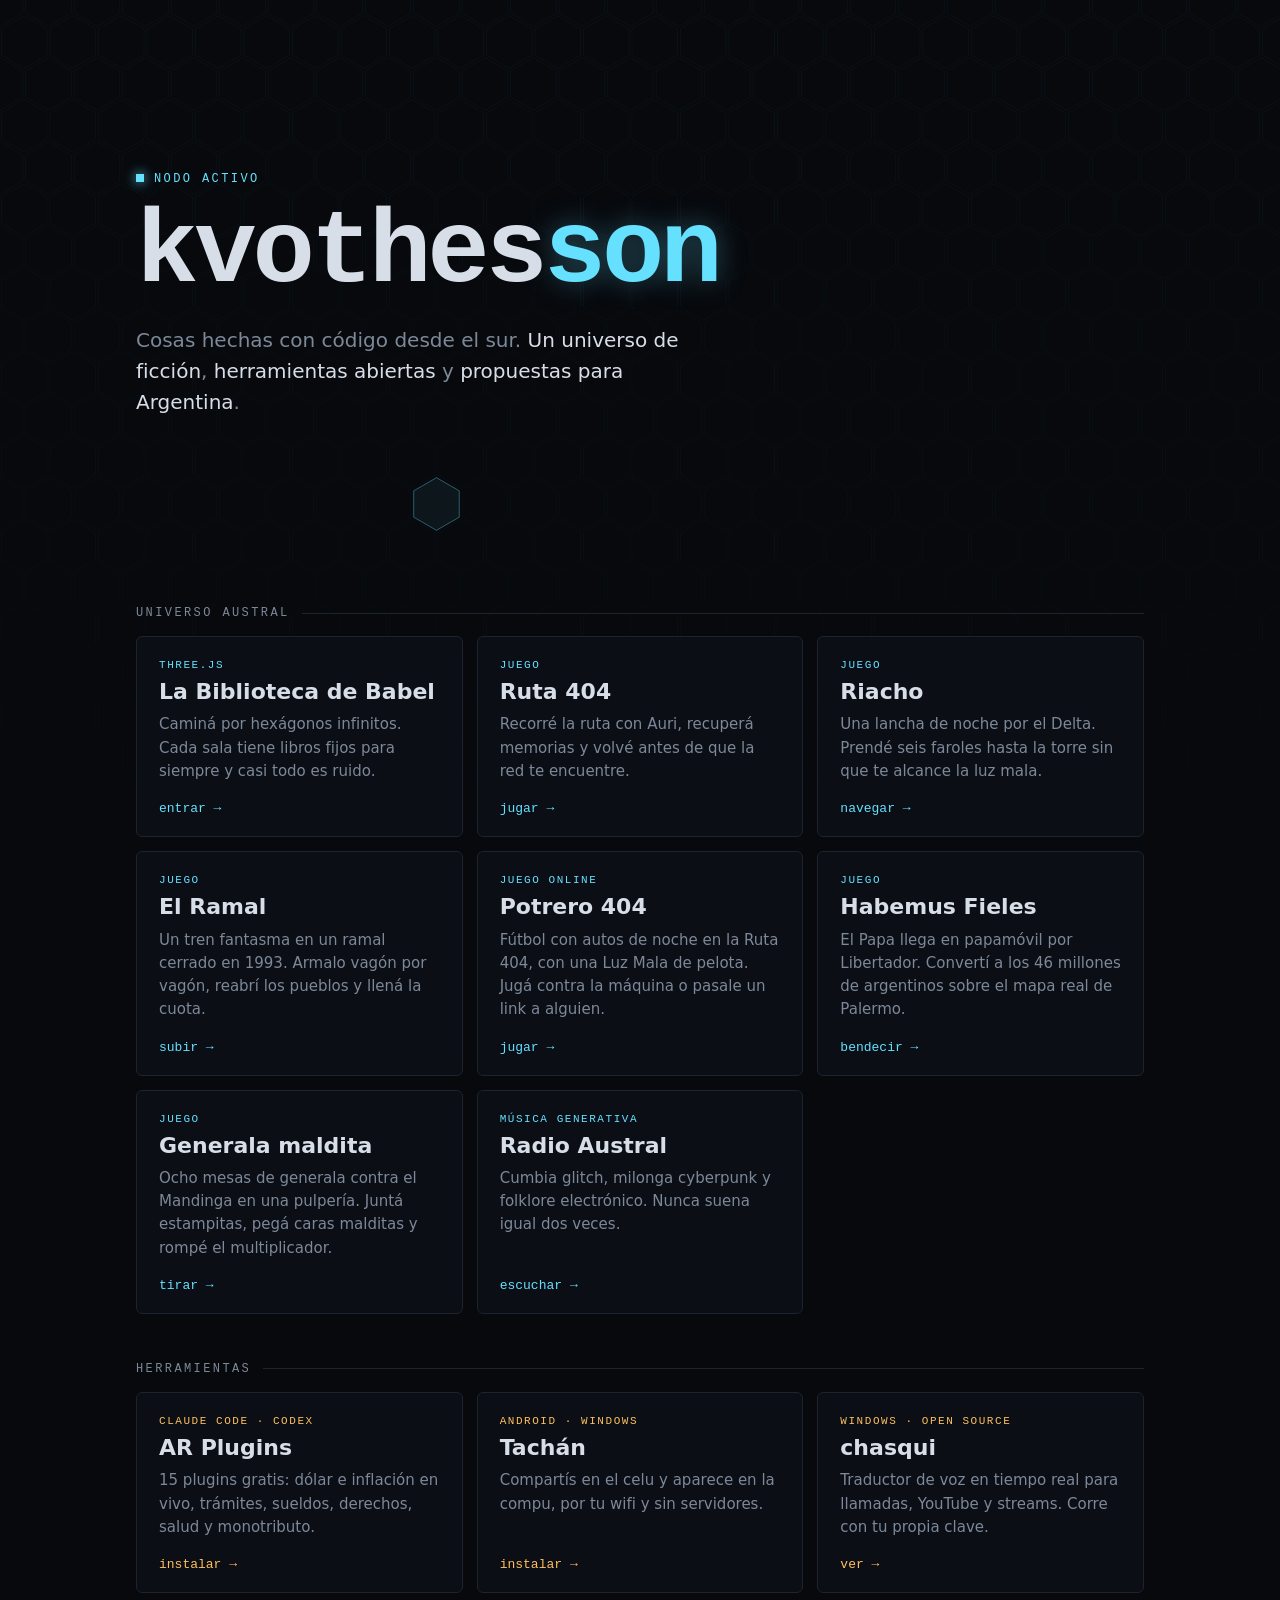
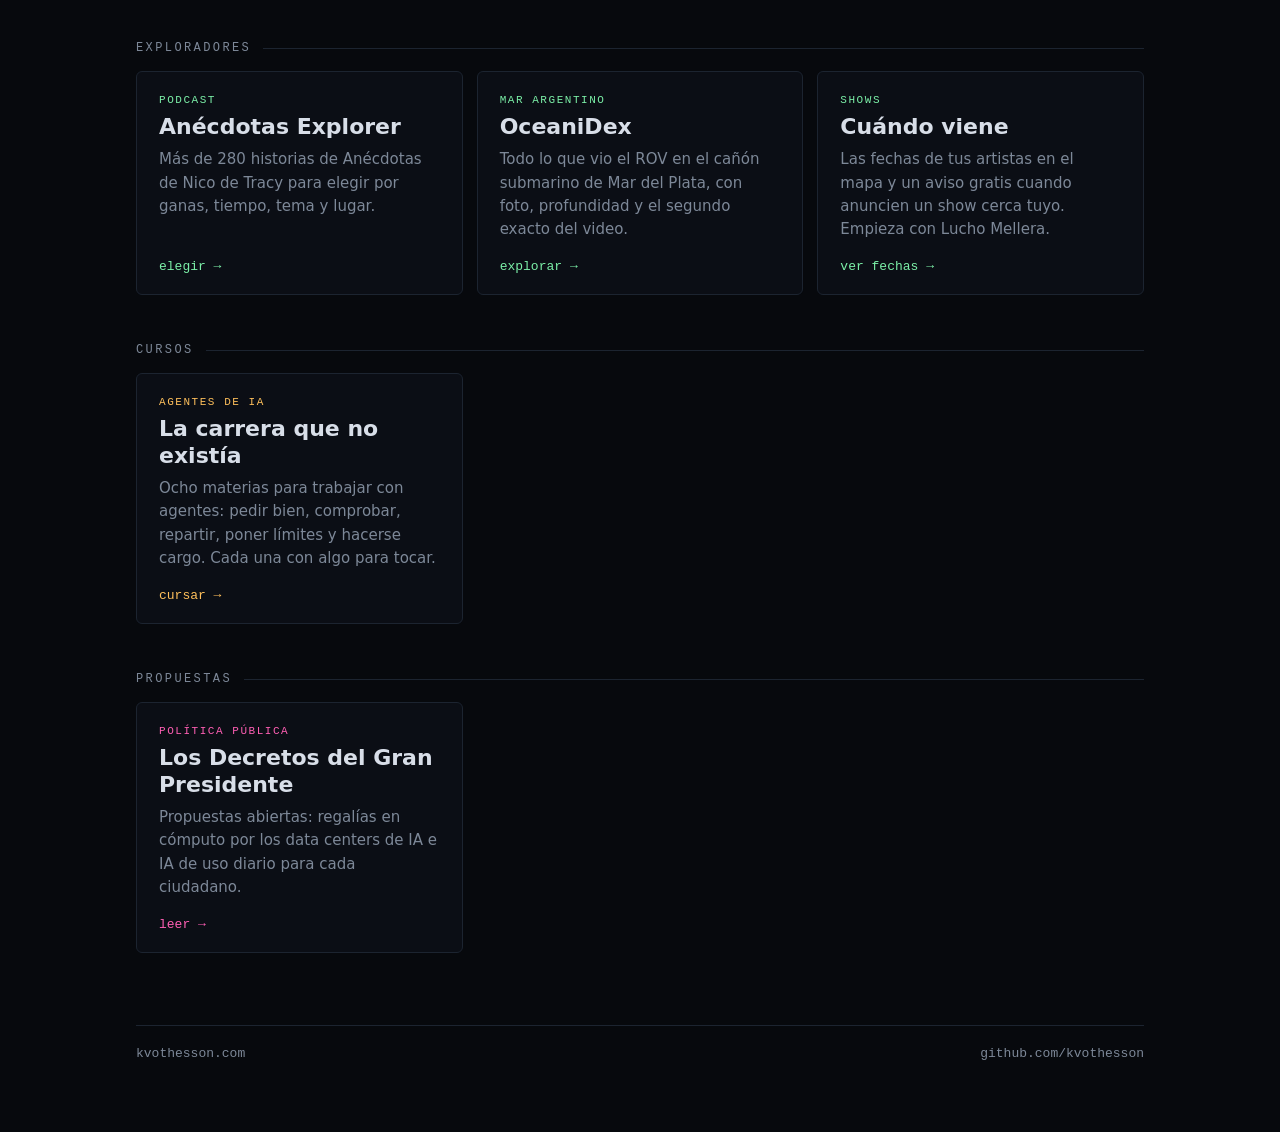
<file: index.html>
<!doctype html>
<html lang="es">
<head>
<meta charset="utf-8">
<meta name="viewport" content="width=device-width, initial-scale=1">
<title>Kvothesson · juegos, herramientas y proyectos hechos con código en Argentina</title>
<meta name="description" content="Proyectos de Kvothesson: el Universo Austral, herramientas abiertas y propuestas para Argentina. Todo hecho con código.">
<link rel="canonical" href="https://kvothesson.com/">
<meta name="msvalidate.01" content="F172E21EC042CC3146C3458890D4401B" />
<meta property="og:type" content="website">
<meta property="og:title" content="Kvothesson">
<meta property="og:description" content="El Universo Austral, herramientas abiertas y propuestas para Argentina. Todo hecho con código.">
<meta property="og:url" content="https://kvothesson.com/">
<meta property="og:locale" content="es_AR">
<meta property="og:site_name" content="Kvothesson">
<meta name="twitter:card" content="summary">
<link rel="alternate" type="text/plain" title="Resumen para modelos de lenguaje" href="/llms.txt">
<script type="application/ld+json">
{
 "@context": "https://schema.org",
 "@graph": [
  {
   "@type": "Organization",
   "@id": "https://kvothesson.com/#org",
   "name": "Kvothesson",
   "url": "https://kvothesson.com/",
   "sameAs": [
    "https://github.com/kvothesson"
   ]
  },
  {
   "@type": "WebSite",
   "@id": "https://kvothesson.com/#web",
   "name": "Kvothesson",
   "url": "https://kvothesson.com/",
   "inLanguage": "es",
   "publisher": {
    "@id": "https://kvothesson.com/#org"
   },
   "description": "Proyectos gratis hechos con código desde Argentina: juegos del Universo Austral, herramientas abiertas, exploradores, un curso para trabajar con agentes de IA y propuestas de política pública."
  },
  {
   "@type": "ItemList",
   "name": "Proyectos de Kvothesson",
   "itemListElement": [
    {
     "@type": "ListItem",
     "position": 1,
     "name": "La Biblioteca de Babel",
     "url": "https://kvothesson.com/babel/",
     "description": "Caminá por hexágonos infinitos. Cada sala tiene libros fijos para siempre y casi todo es ruido."
    },
    {
     "@type": "ListItem",
     "position": 2,
     "name": "Ruta 404",
     "url": "https://kvothesson.com/ruta-404/",
     "description": "Recorré la ruta con Auri, recuperá memorias y volvé antes de que la red te encuentre."
    },
    {
     "@type": "ListItem",
     "position": 3,
     "name": "Riacho",
     "url": "https://kvothesson.com/riacho/",
     "description": "Una lancha de noche por el Delta. Prendé seis faroles hasta la torre sin que te alcance la luz mala."
    },
    {
     "@type": "ListItem",
     "position": 4,
     "name": "El Ramal",
     "url": "https://kvothesson.com/el-ramal/",
     "description": "Un tren fantasma en un ramal cerrado en 1993. Armalo vagón por vagón, reabrí los pueblos y llená la cuota."
    },
    {
     "@type": "ListItem",
     "position": 5,
     "name": "Potrero 404",
     "url": "https://kvothesson.com/potrero-404/",
     "description": "Fútbol con autos de noche en la Ruta 404, con una Luz Mala de pelota. Jugá contra la máquina o pasale un link a alguien."
    },
    {
     "@type": "ListItem",
     "position": 6,
     "name": "Habemus Fieles",
     "url": "https://kvothesson.com/habemus/",
     "description": "El Papa llega en papamóvil por Libertador. Convertí a los 46 millones de argentinos sobre el mapa real de Palermo."
    },
    {
     "@type": "ListItem",
     "position": 7,
     "name": "Generala maldita",
     "url": "https://kvothesson.com/generala-maldita/",
     "description": "Ocho mesas de generala contra el Mandinga en una pulpería. Juntá estampitas, pegá caras malditas y rompé el multiplicador."
    },
    {
     "@type": "ListItem",
     "position": 8,
     "name": "Radio Austral",
     "url": "https://kvothesson.com/radio/",
     "description": "Cumbia glitch, milonga cyberpunk y folklore electrónico. Nunca suena igual dos veces."
    },
    {
     "@type": "ListItem",
     "position": 9,
     "name": "AR Plugins",
     "url": "https://kvothesson.com/ar-plugins/",
     "description": "15 plugins gratis: dólar e inflación en vivo, trámites, sueldos, derechos, salud y monotributo."
    },
    {
     "@type": "ListItem",
     "position": 10,
     "name": "Tachán",
     "url": "https://kvothesson.com/tachan/",
     "description": "Compartís en el celu y aparece en la compu, por tu wifi y sin servidores."
    },
    {
     "@type": "ListItem",
     "position": 11,
     "name": "chasqui",
     "url": "https://kvothesson.com/chasqui/es/",
     "description": "Traductor de voz en tiempo real para llamadas, YouTube y streams. Corre con tu propia clave."
    },
    {
     "@type": "ListItem",
     "position": 12,
     "name": "Anécdotas Explorer",
     "url": "https://kvothesson.com/anecdotas/",
     "description": "Más de 280 historias de Anécdotas de Nico de Tracy para elegir por ganas, tiempo, tema y lugar."
    },
    {
     "@type": "ListItem",
     "position": 13,
     "name": "OceaniDex",
     "url": "https://kvothesson.com/OceaniDex/",
     "description": "Todo lo que vio el ROV en el cañón submarino de Mar del Plata, con foto, profundidad y el segundo exacto del video."
    },
    {
     "@type": "ListItem",
     "position": 14,
     "name": "Cuándo viene",
     "url": "https://kvothesson.com/cuando-viene/",
     "description": "Las fechas de tus artistas en el mapa y un aviso gratis cuando anuncien un show cerca tuyo. Empieza con Lucho Mellera."
    },
    {
     "@type": "ListItem",
     "position": 15,
     "name": "La carrera que no existía",
     "url": "https://kvothesson.com/carrera/",
     "description": "Ocho materias para trabajar con agentes: pedir bien, comprobar, repartir, poner límites y hacerse cargo. Cada una con algo para tocar."
    },
    {
     "@type": "ListItem",
     "position": 16,
     "name": "Los Decretos del Gran Presidente",
     "url": "https://kvothesson.com/el-gran-presidente/",
     "description": "Propuestas abiertas: regalías en cómputo por los data centers de IA e IA de uso diario para cada ciudadano."
    }
   ]
  }
 ]
}
</script>
<meta name="theme-color" content="#07090d">
<link rel="icon" href="data:image/svg+xml,%3Csvg xmlns='http://www.w3.org/2000/svg' viewBox='0 0 32 32'%3E%3Cpolygon points='16,2 28,9 28,23 16,30 4,23 4,9' fill='none' stroke='%2366e0ff' stroke-width='3'/%3E%3C/svg%3E">
<style>
:root{
  --bg:#07090d; --panel:#0d1118; --line:#1c2430; --text:#d8dee8; --dim:#7d8898;
  --cyan:#66e0ff; --magenta:#ff5fb4; --amber:#ffc05c; --green:#7cf0a8;
  --mono:ui-monospace,"Cascadia Code",Consolas,monospace;
  --sans:system-ui,-apple-system,"Segoe UI",Roboto,sans-serif;
}
*{box-sizing:border-box}
html{background:var(--bg)}
body{margin:0;background:var(--bg);color:var(--text);font:16px/1.55 var(--sans);-webkit-font-smoothing:antialiased}
canvas#hex{position:fixed;inset:0;width:100%;height:100%;z-index:0;pointer-events:none}
main{position:relative;z-index:1;max-width:1040px;margin:0 auto;padding:0 16px 64px}
a{color:inherit}

header{min-height:62vh;display:flex;flex-direction:column;justify-content:center;padding:72px 0 40px}
.sig{font:12px var(--mono);letter-spacing:.2em;color:var(--cyan);text-transform:uppercase;margin:0 0 18px}
.sig::before{content:"";display:inline-block;width:8px;height:8px;background:var(--cyan);margin-right:10px;box-shadow:0 0 12px var(--cyan);animation:blink 2.4s steps(1) infinite}
@keyframes blink{50%{opacity:.15}}
h1{font:700 clamp(44px,9vw,104px)/.95 var(--mono);letter-spacing:-.04em;margin:0}
h1 span{color:var(--cyan);text-shadow:0 0 28px rgba(102,224,255,.35)}
.lead{max-width:560px;font-size:clamp(17px,2.2vw,20px);color:var(--dim);margin:22px 0 0}
.lead b{color:var(--text);font-weight:500}

section{margin-top:48px}
h2{font:500 12px var(--mono);letter-spacing:.2em;text-transform:uppercase;color:var(--dim);margin:0 0 16px;display:flex;align-items:center;gap:12px}
h2::after{content:"";flex:1;height:1px;background:var(--line)}
.grid{display:grid;grid-template-columns:repeat(auto-fill,minmax(300px,1fr));gap:14px}

.card{--c:var(--cyan);position:relative;display:flex;flex-direction:column;gap:8px;padding:22px 22px 20px;background:rgba(13,17,24,.82);border:1px solid var(--line);border-radius:6px;text-decoration:none;transition:border-color .2s,transform .2s,box-shadow .2s;backdrop-filter:blur(3px)}
.card:hover,.card:focus-visible{border-color:var(--c);transform:translateY(-2px);box-shadow:0 0 0 1px var(--c),0 10px 40px -12px var(--c);outline:none}
.card .tag{font:11px var(--mono);letter-spacing:.14em;text-transform:uppercase;color:var(--c)}
.card h3{font:600 22px/1.2 var(--sans);margin:0}
.card p{margin:0;color:var(--dim);font-size:15px}
.card .go{margin-top:auto;padding-top:10px;font:13px var(--mono);color:var(--c)}
.card .go::after{content:" →";transition:margin .2s}
.card:hover .go::after{margin-left:4px}
.austral .card{--c:var(--cyan)}
.tools .card{--c:var(--amber)}
.ideas .card{--c:var(--magenta)}
.explore .card{--c:var(--green)}

footer{margin-top:72px;padding-top:20px;border-top:1px solid var(--line);display:flex;flex-wrap:wrap;gap:12px 24px;justify-content:space-between;font:13px var(--mono);color:var(--dim)}
footer a{color:var(--dim);text-decoration:none;display:inline-block;padding:12px 0;margin:-12px 0}
footer a:hover{color:var(--cyan)}

@media (prefers-reduced-motion:reduce){.sig::before{animation:none}.card{transition:none}}
@media (max-width:420px){.grid{grid-template-columns:1fr}header{min-height:auto;padding-top:56px}}
</style>
</head>
<body>
<canvas id="hex" aria-hidden="true"></canvas>
<main>
  <header>
    <p class="sig">nodo activo</p>
    <h1>kvothes<span>son</span></h1>
    <p class="lead">Cosas hechas con código desde el sur. <b>Un universo de ficción</b>, <b>herramientas abiertas</b> y <b>propuestas para Argentina</b>.</p>
  </header>

  <section class="austral">
    <h2>Universo Austral</h2>
    <div class="grid">
      <a class="card" href="/babel/">
        <span class="tag">Three.js</span>
        <h3>La Biblioteca de Babel</h3>
        <p>Caminá por hexágonos infinitos. Cada sala tiene libros fijos para siempre y casi todo es ruido.</p>
        <span class="go">entrar</span>
      </a>
      <a class="card" href="/ruta-404/">
        <span class="tag">Juego</span>
        <h3>Ruta 404</h3>
        <p>Recorré la ruta con Auri, recuperá memorias y volvé antes de que la red te encuentre.</p>
        <span class="go">jugar</span>
      </a>
      <a class="card" href="/riacho/">
        <span class="tag">Juego</span>
        <h3>Riacho</h3>
        <p>Una lancha de noche por el Delta. Prendé seis faroles hasta la torre sin que te alcance la luz mala.</p>
        <span class="go">navegar</span>
      </a>
      <a class="card" href="/el-ramal/">
        <span class="tag">Juego</span>
        <h3>El Ramal</h3>
        <p>Un tren fantasma en un ramal cerrado en 1993. Armalo vagón por vagón, reabrí los pueblos y llená la cuota.</p>
        <span class="go">subir</span>
      </a>
      <a class="card" href="/potrero-404/">
        <span class="tag">Juego online</span>
        <h3>Potrero 404</h3>
        <p>Fútbol con autos de noche en la Ruta 404, con una Luz Mala de pelota. Jugá contra la máquina o pasale un link a alguien.</p>
        <span class="go">jugar</span>
      </a>
      <a class="card" href="/habemus/">
        <span class="tag">Juego</span>
        <h3>Habemus Fieles</h3>
        <p>El Papa llega en papamóvil por Libertador. Convertí a los 46 millones de argentinos sobre el mapa real de Palermo.</p>
        <span class="go">bendecir</span>
      </a>
      <a class="card" href="/generala-maldita/">
        <span class="tag">Juego</span>
        <h3>Generala maldita</h3>
        <p>Ocho mesas de generala contra el Mandinga en una pulpería. Juntá estampitas, pegá caras malditas y rompé el multiplicador.</p>
        <span class="go">tirar</span>
      </a>
      <a class="card" href="/radio/">
        <span class="tag">Música generativa</span>
        <h3>Radio Austral</h3>
        <p>Cumbia glitch, milonga cyberpunk y folklore electrónico. Nunca suena igual dos veces.</p>
        <span class="go">escuchar</span>
      </a>
    </div>
  </section>

  <section class="tools">
    <h2>Herramientas</h2>
    <div class="grid">
      <a class="card" href="/ar-plugins/">
        <span class="tag">Claude Code · Codex</span>
        <h3>AR Plugins</h3>
        <p>15 plugins gratis: dólar e inflación en vivo, trámites, sueldos, derechos, salud y monotributo.</p>
        <span class="go">instalar</span>
      </a>
      <a class="card" href="/tachan/">
        <span class="tag">Android · Windows</span>
        <h3>Tachán</h3>
        <p>Compartís en el celu y aparece en la compu, por tu wifi y sin servidores.</p>
        <span class="go">instalar</span>
      </a>
      <a class="card" href="/chasqui/es/">
        <span class="tag">Windows · Open source</span>
        <h3>chasqui</h3>
        <p>Traductor de voz en tiempo real para llamadas, YouTube y streams. Corre con tu propia clave.</p>
        <span class="go">ver</span>
      </a>
    </div>
  </section>

  <section class="explore">
    <h2>Exploradores</h2>
    <div class="grid">
      <a class="card" href="/anecdotas/">
        <span class="tag">Podcast</span>
        <h3>Anécdotas Explorer</h3>
        <p>Más de 280 historias de Anécdotas de Nico de Tracy para elegir por ganas, tiempo, tema y lugar.</p>
        <span class="go">elegir</span>
      </a>
      <a class="card" href="/OceaniDex/">
        <span class="tag">Mar Argentino</span>
        <h3>OceaniDex</h3>
        <p>Todo lo que vio el ROV en el cañón submarino de Mar del Plata, con foto, profundidad y el segundo exacto del video.</p>
        <span class="go">explorar</span>
      </a>
      <a class="card" href="/cuando-viene/">
        <span class="tag">Shows</span>
        <h3>Cuándo viene</h3>
        <p>Las fechas de tus artistas en el mapa y un aviso gratis cuando anuncien un show cerca tuyo. Empieza con Lucho Mellera.</p>
        <span class="go">ver fechas</span>
      </a>
    </div>
  </section>

  <section class="tools">
    <h2>Cursos</h2>
    <div class="grid">
      <a class="card" href="/carrera/">
        <span class="tag">Agentes de IA</span>
        <h3>La carrera que no existía</h3>
        <p>Ocho materias para trabajar con agentes: pedir bien, comprobar, repartir, poner límites y hacerse cargo. Cada una con algo para tocar.</p>
        <span class="go">cursar</span>
      </a>
    </div>
  </section>

  <section class="ideas">
    <h2>Propuestas</h2>
    <div class="grid">
      <a class="card" href="/el-gran-presidente/">
        <span class="tag">Política pública</span>
        <h3>Los Decretos del Gran Presidente</h3>
        <p>Propuestas abiertas: regalías en cómputo por los data centers de IA e IA de uso diario para cada ciudadano.</p>
        <span class="go">leer</span>
      </a>
    </div>
  </section>

  <footer>
    <span>kvothesson.com</span>
    <a href="https://github.com/kvothesson">github.com/kvothesson</a>
  </footer>
</main>
<script>
// Fondo: grilla hexagonal tenue con algunas celdas que se encienden.
(function(){
  var cv=document.getElementById('hex'),cx=cv.getContext('2d');
  var R=28,W,H,cells=[],dpr=Math.min(window.devicePixelRatio||1,2);
  var still=window.matchMedia('(prefers-reduced-motion: reduce)').matches;
  function build(){
    W=innerWidth;H=innerHeight;cv.width=W*dpr;cv.height=H*dpr;cx.setTransform(dpr,0,0,dpr,0,0);
    cells=[];var w=Math.sqrt(3)*R,h=1.5*R;
    for(var r=-1;r*h<H+R;r++)for(var c=-1;c*w<W+w;c++)
      cells.push({x:c*w+(r&1?w/2:0),y:r*h,g:0});
  }
  function hex(x,y){cx.beginPath();for(var i=0;i<6;i++){var a=Math.PI/3*i+Math.PI/6;cx.lineTo(x+R*.94*Math.cos(a),y+R*.94*Math.sin(a));}cx.closePath();}
  function frame(){
    cx.clearRect(0,0,W,H);
    if(Math.random()<.08){cells[(Math.random()*cells.length)|0].g=1;}
    for(var i=0;i<cells.length;i++){
      var k=cells[i],fade=1-Math.min(1,k.y/H)*.7;
      hex(k.x,k.y);
      cx.strokeStyle='rgba(102,224,255,'+(0.045*fade+k.g*.35)+')';cx.lineWidth=1;cx.stroke();
      if(k.g>0){cx.fillStyle='rgba(102,224,255,'+(k.g*.06)+')';cx.fill();k.g-=.012;}
    }
    if(!still)requestAnimationFrame(frame);
  }
  addEventListener('resize',function(){build();if(still)frame();});
  build();frame();
})();
</script>
</body>
</html>
</file>
